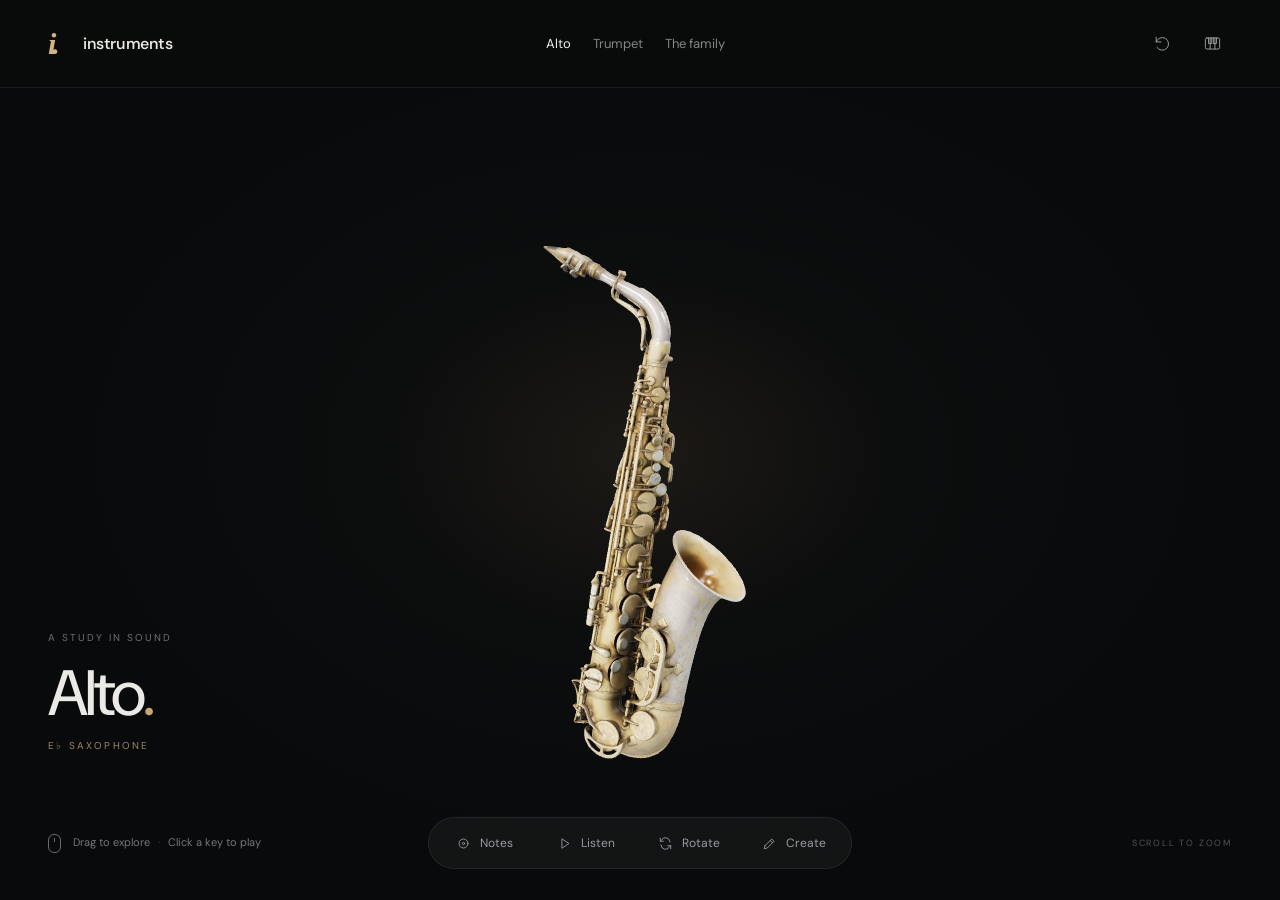
<file: index.html>
<!doctype html>
<html lang="en"><head><meta charset="utf-8"><meta name="viewport" content="width=device-width,initial-scale=1"><meta name="theme-color" content="#090a0b"><meta name="description" content="Turn it. Touch it. Play it. Explore the saxophone in an interactive 3D sound studio."><title>Alto — Instrument Studio</title><link rel="icon" href="favicon.svg"><link rel="stylesheet" href="dark.css"><link rel="stylesheet" href="family.css"><link rel="stylesheet" href="listen.css"><link rel="stylesheet" href="composer.css"><script type="importmap">{"imports":{"three":"./vendor/three.module.js","three/addons/":"./vendor/"}}</script></head>
<body class="studio-page">
<header class="topbar"><a class="wordmark" href="index.html" aria-label="Instrument Studio home"><span>i.</span> instruments</a><nav aria-label="Main navigation"><a href="index.html" aria-current="page">Alto</a><a href="trumpet.html">Trumpet</a><a href="about.html">The family</a></nav><div class="toolbar"><button id="reset-view" class="icon-button" title="Reset view" aria-label="Reset 3D view"><svg viewBox="0 0 24 24"><path d="M4 10a8 8 0 1 1 1 7M4 4v6h6"/></svg></button><button id="keyboard-toggle" class="icon-button" title="Open keyboard" aria-label="Open piano keyboard" aria-expanded="false" aria-controls="keyboard-panel"><svg viewBox="0 0 24 24"><rect x="3" y="5" width="18" height="14" rx="2"/><path d="M9 5v14m6-14v14M7 5v7h4V5m2 0v7h4V5"/></svg></button></div></header>
<main id="stage" aria-label="Interactive saxophone studio"><div class="scene-glow" aria-hidden="true"></div><div class="backdrop-type" aria-hidden="true">SAXOPHONE</div><div id="viewport" tabindex="0" aria-label="3D saxophone. Drag to rotate, scroll to zoom. Click pearl keys to play. Arrow keys rotate; plus and minus zoom; Home resets."></div><div id="loading" role="status">Preparing your instrument<span></span></div><div id="viewer-error" hidden><p>Your browser couldn’t open the 3D viewer.</p><button id="fallback-keyboard">Play with the keyboard</button></div><div id="key-tooltip" hidden></div><div id="note-labels" aria-label="Playable instrument notes" hidden></div><div class="instrument-caption"><span id="instrument-index">A STUDY IN SOUND</span><h1 id="instrument-title">Alto<span>.</span></h1><p id="instrument-subtitle">E♭ SAXOPHONE</p></div><div id="note-indicator" aria-live="polite"><span id="note-label"></span><small id="note-concert"></small></div><div class="viewer-footer"><p class="gesture-hint"><span class="mouse-icon" aria-hidden="true"></span><span>Drag to explore <i>·</i> Click a key to play</span></p><div class="studio-controls" role="group" aria-label="Studio controls"><button id="notes-toggle" aria-pressed="false"><svg viewBox="0 0 20 20" aria-hidden="true"><circle cx="10" cy="10" r="6"/><circle cx="10" cy="10" r="1.5"/></svg><span>Notes</span></button><button id="listen-toggle" aria-pressed="false"><svg viewBox="0 0 20 20" aria-hidden="true"><path d="m7 4 9 6-9 6Z"/></svg><span>Listen</span></button><button id="rotate-toggle" aria-pressed="false"><svg viewBox="0 0 20 20" aria-hidden="true"><path d="M16 8A6 6 0 0 0 5 5L3 7m0-4v4h4M4 12a6 6 0 0 0 11 3l2-2m0 4v-4h-4"/></svg><span>Rotate</span></button><button id="compose-toggle" aria-expanded="false"><svg viewBox="0 0 20 20" aria-hidden="true"><path d="m4 13 9-9 3 3-9 9-4 1 1-4Zm7-7 3 3"/></svg><span>Create</span></button></div><span class="view-label">SCROLL TO ZOOM</span></div></main>
<section id="keyboard-panel" aria-label="Piano keyboard" hidden><div class="panel-heading"><div><h2>A little improvisation.</h2><p>Click a key, or play with A–K.</p></div><button id="close-keyboard" class="icon-button" aria-label="Close piano keyboard">×</button></div><div class="keyboard-controls"><div class="octave-control"><button id="octave-down" aria-label="Lower octave">−</button><span id="octave-label">Octave 4</span><button id="octave-up" aria-label="Higher octave">+</button></div><label class="volume-control">Volume <input id="volume" type="range" min="0" max="100" value="65"></label></div><div id="keyboard" role="group" aria-label="Play notes"></div><div class="keyboard-footer"><span>Written pitch</span><span>Headphones recommended</span></div></section>
<div id="audio-status" class="audio-status" role="status"></div><noscript><p class="no-script">Enable JavaScript to explore and play the saxophones. <a href="about.html">Meet the family</a>.</p></noscript><script type="module" src="alto-studio.js"></script>
</body></html>
</file>
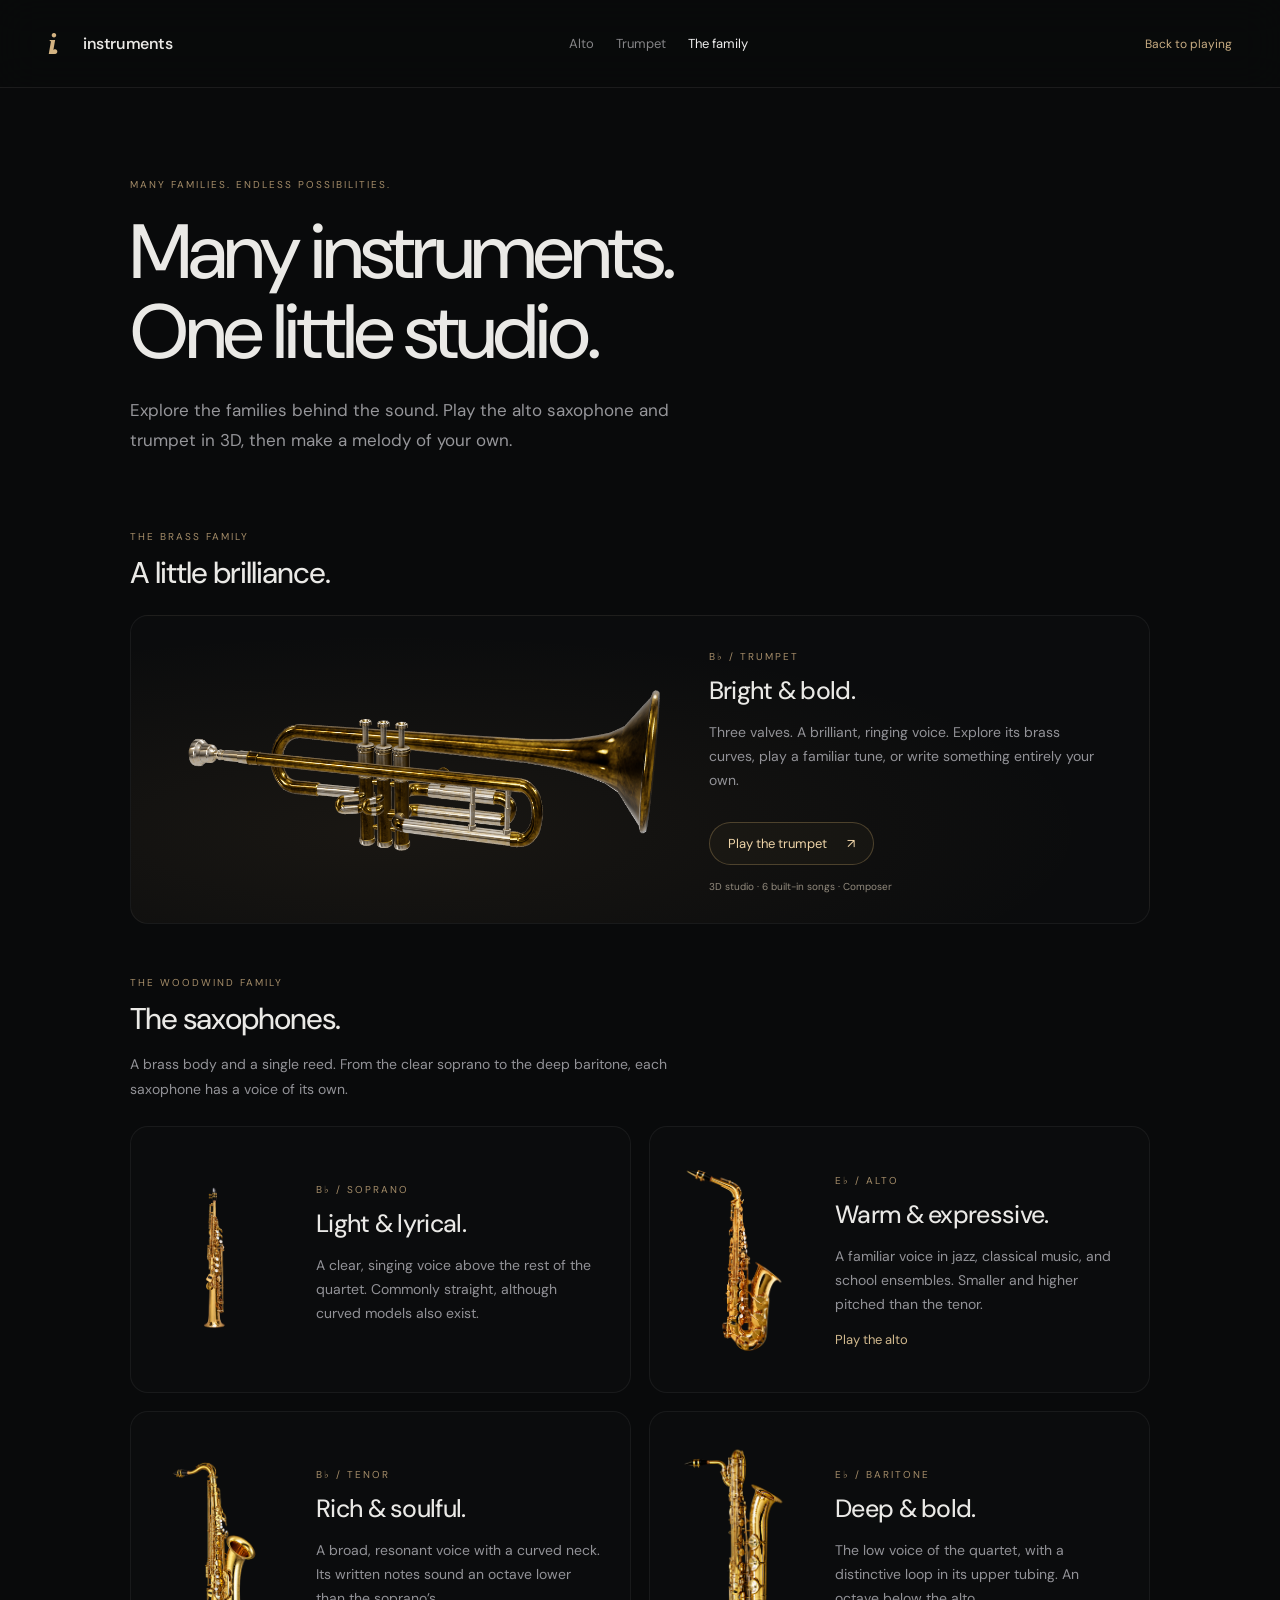
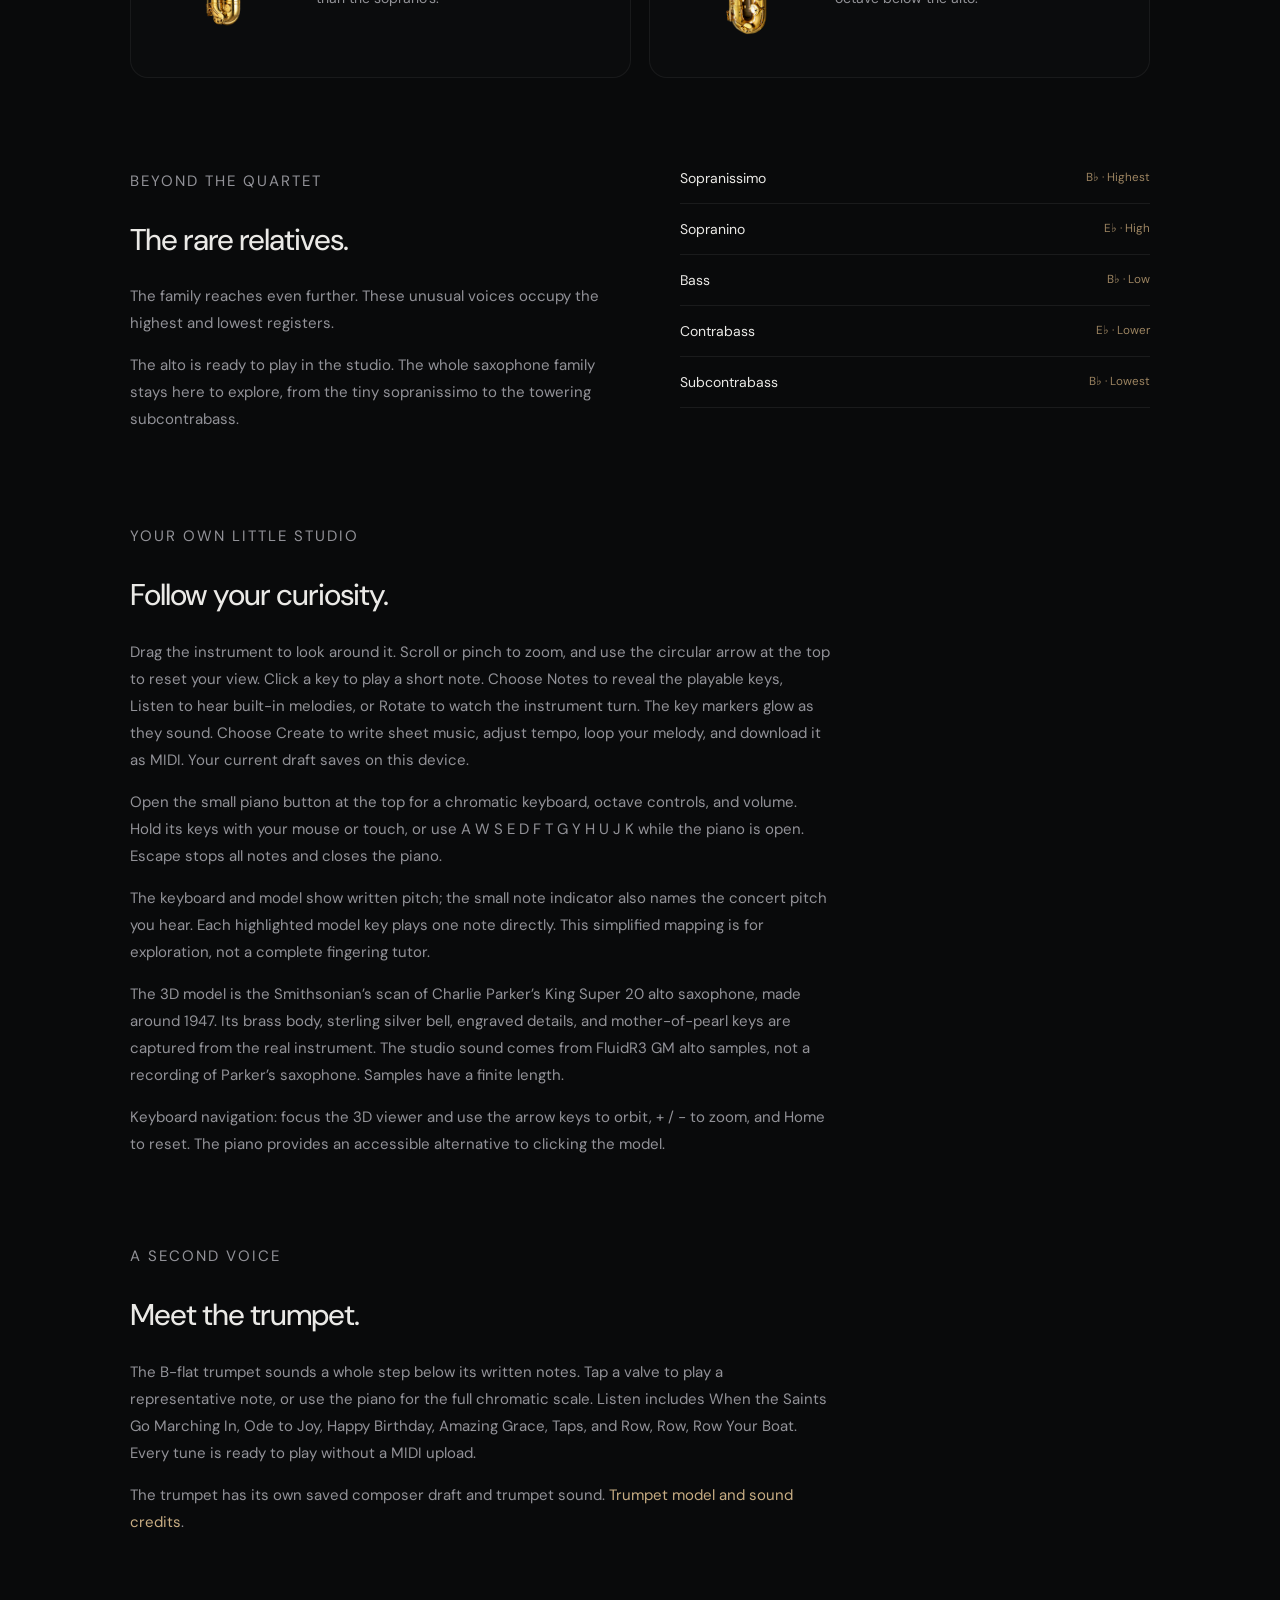
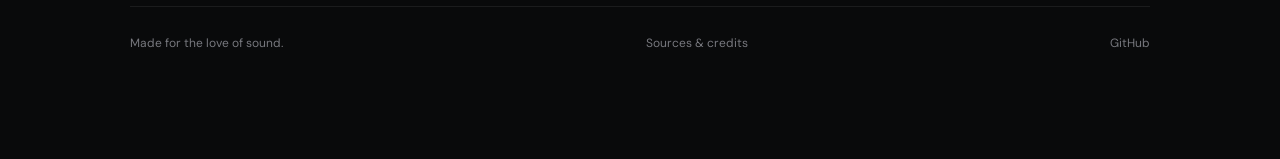
<file: about.html>
<!doctype html><html lang="en"><head><meta charset="utf-8"><meta name="viewport" content="width=device-width,initial-scale=1"><meta name="theme-color" content="#090a0b"><meta name="description" content="Explore the instrument families, play the alto saxophone and trumpet, and create your own music."><title>The family — Instrument Studio</title><link rel="icon" href="favicon.svg"><link rel="stylesheet" href="dark.css"><link rel="stylesheet" href="family.css"></head><body class="info-page"><header class="topbar"><a class="wordmark" href="index.html"><span>i.</span> instruments</a><nav aria-label="Main navigation"><a href="index.html">Alto</a><a href="trumpet.html">Trumpet</a><a href="about.html" aria-current="page">The family</a></nav><a href="index.html" class="back-to-studio">Back to playing</a></header><main class="info-main"><p class="eyebrow">MANY FAMILIES. ENDLESS POSSIBILITIES.</p><h1>Many instruments.<br>One little studio.</h1><p class="info-lead">Explore the families behind the sound. Play the alto saxophone and trumpet in 3D, then make a melody of your own.</p><section class="brass-family" aria-labelledby="brass-title"><div class="family-heading"><span class="eyebrow">THE BRASS FAMILY</span><h2 id="brass-title">A little brilliance.</h2></div><article class="info-card trumpet-family-card"><img src="assets/trumpet-card.png" alt="Detailed brass B-flat trumpet with silver valves and mouthpiece"><div><span class="eyebrow">B♭ / TRUMPET</span><h2>Bright & bold.</h2><p>Three valves. A brilliant, ringing voice. Explore its brass curves, play a familiar tune, or write something entirely your own.</p><a class="family-play" href="trumpet.html">Play the trumpet <span aria-hidden="true">↗</span></a><small>3D studio · 6 built-in songs · Composer</small></div></article></section><div class="family-heading"><span class="eyebrow">THE WOODWIND FAMILY</span><h2>The saxophones.</h2><p>A brass body and a single reed. From the clear soprano to the deep baritone, each saxophone has a voice of its own.</p></div><section class="info-grid" aria-label="The saxophone quartet"><article class="info-card"><img src="assets/soprano.png" alt="Soprano saxophone"><div><span class="eyebrow">B♭ / SOPRANO</span><h2>Light & lyrical.</h2><p>A clear, singing voice above the rest of the quartet. Commonly straight, although curved models also exist.</p></div></article><article class="info-card"><img src="assets/alto.png" alt="Alto saxophone"><div><span class="eyebrow">E♭ / ALTO</span><h2>Warm & expressive.</h2><p>A familiar voice in jazz, classical music, and school ensembles. Smaller and higher pitched than the tenor.</p><a href="index.html">Play the alto</a></div></article><article class="info-card"><img src="assets/tenor.png" alt="Tenor saxophone" loading="lazy"><div><span class="eyebrow">B♭ / TENOR</span><h2>Rich & soulful.</h2><p>A broad, resonant voice with a curved neck. Its written notes sound an octave lower than the soprano’s.</p></div></article><article class="info-card"><img src="assets/baritone.png" alt="Baritone saxophone" loading="lazy"><div><span class="eyebrow">E♭ / BARITONE</span><h2>Deep & bold.</h2><p>The low voice of the quartet, with a distinctive loop in its upper tubing. An octave below the alto.</p></div></article></section><section class="rare-section"><div><p class="eyebrow">BEYOND THE QUARTET</p><h2>The rare relatives.</h2><p>The family reaches even further. These unusual voices occupy the highest and lowest registers.</p><p>The alto is ready to play in the studio. The whole saxophone family stays here to explore, from the tiny sopranissimo to the towering subcontrabass.</p></div><div><div class="rare-row">Sopranissimo <small>B♭ · Highest</small></div><div class="rare-row">Sopranino <small>E♭ · High</small></div><div class="rare-row">Bass <small>B♭ · Low</small></div><div class="rare-row">Contrabass <small>E♭ · Lower</small></div><div class="rare-row">Subcontrabass <small>B♭ · Lowest</small></div></div></section><section id="alto" class="how-to"><p class="eyebrow">YOUR OWN LITTLE STUDIO</p><h2>Follow your curiosity.</h2><p>Drag the instrument to look around it. Scroll or pinch to zoom, and use the circular arrow at the top to reset your view. Click a key to play a short note. Choose Notes to reveal the playable keys, Listen to hear built-in melodies, or Rotate to watch the instrument turn. The key markers glow as they sound. Choose Create to write sheet music, adjust tempo, loop your melody, and download it as MIDI. Your current draft saves on this device.</p><p>Open the small piano button at the top for a chromatic keyboard, octave controls, and volume. Hold its keys with your mouse or touch, or use A W S E D F T G Y H U J K while the piano is open. Escape stops all notes and closes the piano.</p><p>The keyboard and model show written pitch; the small note indicator also names the concert pitch you hear. Each highlighted model key plays one note directly. This simplified mapping is for exploration, not a complete fingering tutor.</p><p>The 3D model is the Smithsonian’s scan of Charlie Parker’s King Super 20 alto saxophone, made around 1947. Its brass body, sterling silver bell, engraved details, and mother-of-pearl keys are captured from the real instrument. The studio sound comes from FluidR3 GM alto samples, not a recording of Parker’s saxophone. Samples have a finite length.</p><p>Keyboard navigation: focus the 3D viewer and use the arrow keys to orbit, + / − to zoom, and Home to reset. The piano provides an accessible alternative to clicking the model.</p></section><section class="how-to"><p class="eyebrow">A SECOND VOICE</p><h2>Meet the trumpet.</h2><p>The B-flat trumpet sounds a whole step below its written notes. Tap a valve to play a representative note, or use the piano for the full chromatic scale. Listen includes When the Saints Go Marching In, Ode to Joy, Happy Birthday, Amazing Grace, Taps, and Row, Row, Row Your Boat. Every tune is ready to play without a MIDI upload.</p><p>The trumpet has its own saved composer draft and trumpet sound. <a href="trumpet-credits.html">Trumpet model and sound credits</a>.</p></section><footer class="info-footer"><span>Made for the love of sound.</span><a href="credits.html">Sources & credits</a><a href="https://github.com/Lucidiscool/Instrument-Studio">GitHub</a></footer></main></body></html>
</file>
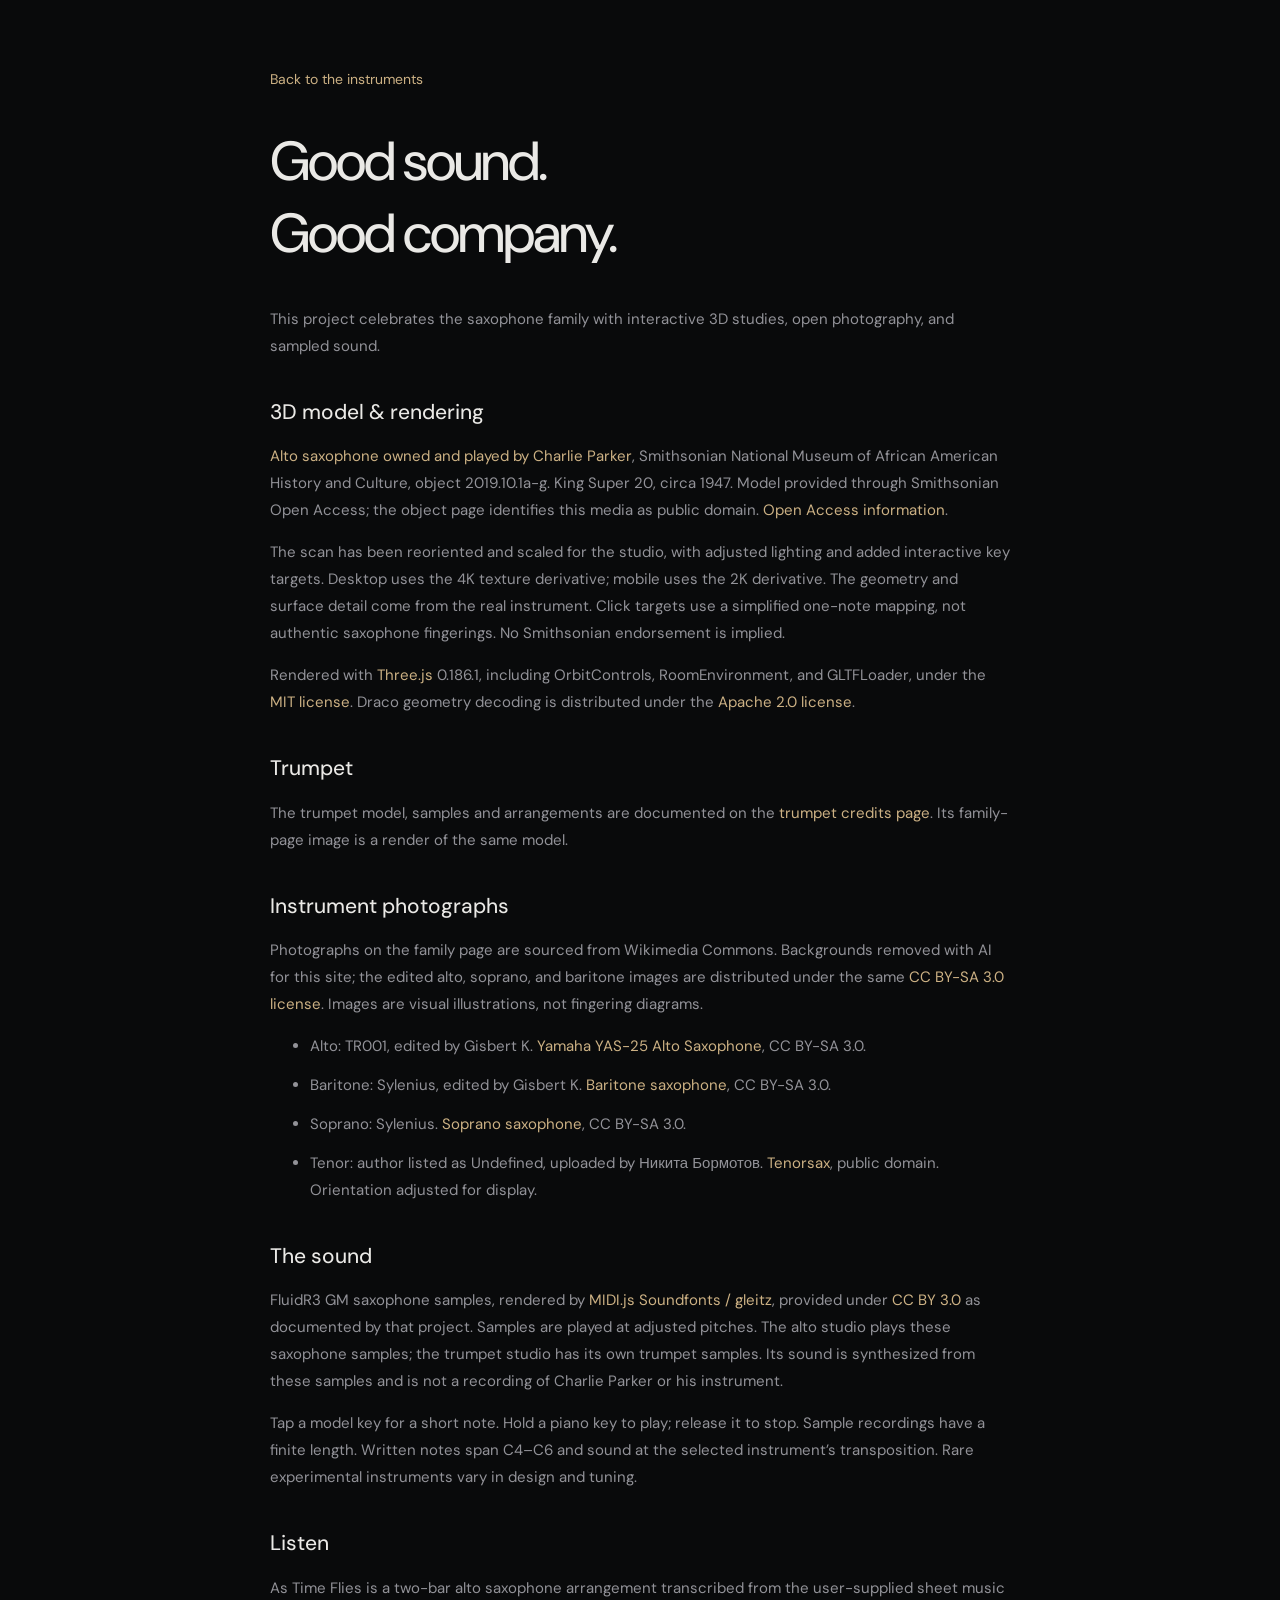
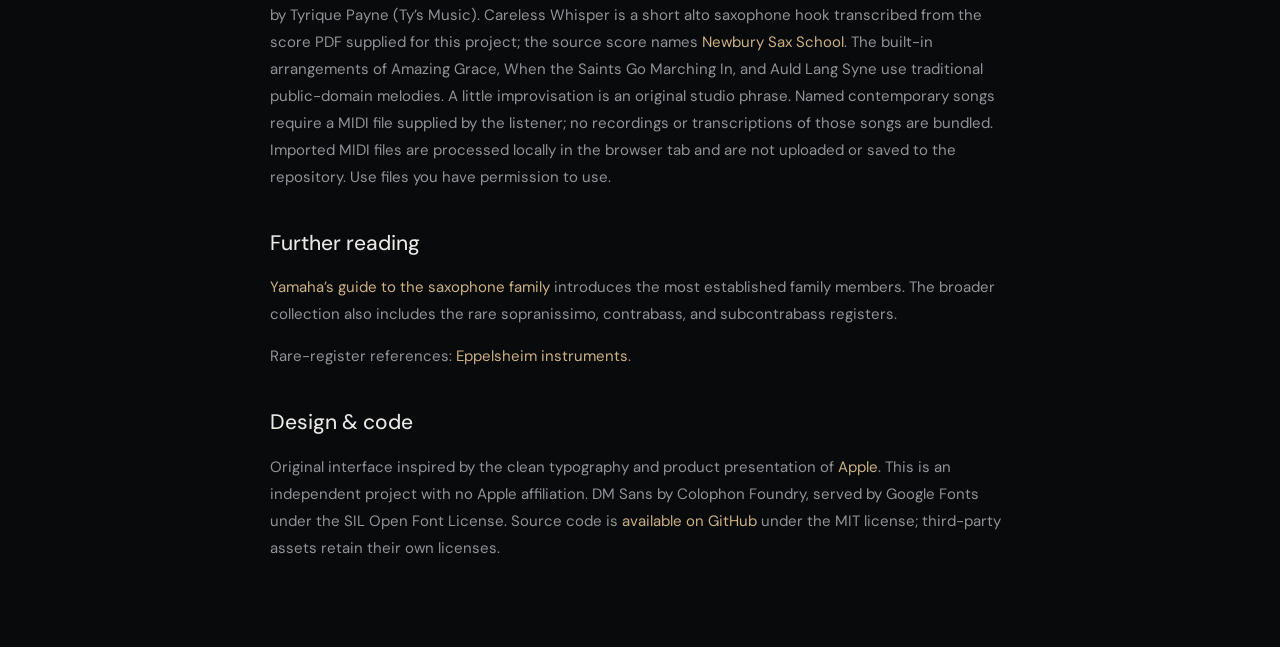
<file: credits.html>
<!doctype html><html lang="en"><head><meta charset="utf-8"><meta name="viewport" content="width=device-width,initial-scale=1"><title>Sources & credits — Instrument Studio</title><link rel="stylesheet" href="dark.css"><link rel="icon" href="favicon.svg"></head><body><main class="credits"><a href="index.html">Back to the instruments</a><h1>Good sound.<br>Good company.</h1><p>This project celebrates the saxophone family with interactive 3D studies, open photography, and sampled sound.</p><h2>3D model & rendering</h2><p><a href="https://3d.si.edu/object/3d/alto-saxophone-owned-and-played-charlie-parker%3Ac7c58ff8-fd1f-4cf6-9813-6bca3cd0b8b3">Alto saxophone owned and played by Charlie Parker</a>, Smithsonian National Museum of African American History and Culture, object 2019.10.1a-g. King Super 20, circa 1947. Model provided through Smithsonian Open Access; the object page identifies this media as public domain. <a href="https://www.si.edu/openaccess">Open Access information</a>.</p><p>The scan has been reoriented and scaled for the studio, with adjusted lighting and added interactive key targets. Desktop uses the 4K texture derivative; mobile uses the 2K derivative. The geometry and surface detail come from the real instrument. Click targets use a simplified one-note mapping, not authentic saxophone fingerings. No Smithsonian endorsement is implied.</p><p>Rendered with <a href="https://threejs.org/">Three.js</a> 0.186.1, including OrbitControls, RoomEnvironment, and GLTFLoader, under the <a href="vendor/LICENSE">MIT license</a>. Draco geometry decoding is distributed under the <a href="vendor/draco/LICENSE">Apache 2.0 license</a>.</p><h2>Trumpet</h2><p>The trumpet model, samples and arrangements are documented on the <a href="trumpet-credits.html">trumpet credits page</a>. Its family-page image is a render of the same model.</p><h2>Instrument photographs</h2><p>Photographs on the family page are sourced from Wikimedia Commons. Backgrounds removed with AI for this site; the edited alto, soprano, and baritone images are distributed under the same <a href="https://creativecommons.org/licenses/by-sa/3.0/">CC BY-SA 3.0 license</a>. Images are visual illustrations, not fingering diagrams.</p><ul><li>Alto: TR001, edited by Gisbert K. <a href="https://commons.wikimedia.org/wiki/File:Yamaha_YAS-25_Alto_Saxophone_20080502.jpg">Yamaha YAS-25 Alto Saxophone</a>, CC BY-SA 3.0.</li><li>Baritone: Sylenius, edited by Gisbert K. <a href="https://commons.wikimedia.org/wiki/File:Baritone_saxophone.jpg">Baritone saxophone</a>, CC BY-SA 3.0.</li><li>Soprano: Sylenius. <a href="https://commons.wikimedia.org/wiki/File:Soprano_saxophone.jpg">Soprano saxophone</a>, CC BY-SA 3.0.</li><li>Tenor: author listed as Undefined, uploaded by Никита Бормотов. <a href="https://commons.wikimedia.org/wiki/File:Tenorsax.jpg">Tenorsax</a>, public domain. Orientation adjusted for display.</li></ul><h2>The sound</h2><p>FluidR3 GM saxophone samples, rendered by <a href="https://github.com/gleitz/midi-js-soundfonts">MIDI.js Soundfonts / gleitz</a>, provided under <a href="https://creativecommons.org/licenses/by/3.0/us/">CC BY 3.0</a> as documented by that project. Samples are played at adjusted pitches. The alto studio plays these saxophone samples; the trumpet studio has its own trumpet samples. Its sound is synthesized from these samples and is not a recording of Charlie Parker or his instrument.</p><p>Tap a model key for a short note. Hold a piano key to play; release it to stop. Sample recordings have a finite length. Written notes span C4–C6 and sound at the selected instrument’s transposition. Rare experimental instruments vary in design and tuning.</p><h2>Listen</h2><p>As Time Flies is a two-bar alto saxophone arrangement transcribed from the user-supplied sheet music by Tyrique Payne (Ty’s Music). Careless Whisper is a short alto saxophone hook transcribed from the score PDF supplied for this project; the source score names <a href="https://www.newburysaxschool.co.uk/">Newbury Sax School</a>. The built-in arrangements of Amazing Grace, When the Saints Go Marching In, and Auld Lang Syne use traditional public-domain melodies. A little improvisation is an original studio phrase. Named contemporary songs require a MIDI file supplied by the listener; no recordings or transcriptions of those songs are bundled. Imported MIDI files are processed locally in the browser tab and are not uploaded or saved to the repository. Use files you have permission to use.</p><h2>Further reading</h2><p><a href="https://www.yamaha.com/en/musical_instrument_guide/saxophone/structure/structure002.html">Yamaha’s guide to the saxophone family</a> introduces the most established family members. The broader collection also includes the rare sopranissimo, contrabass, and subcontrabass registers.</p><p>Rare-register references: <a href="https://www.eppelsheim.com/en/instruments/">Eppelsheim instruments</a>.</p><h2>Design & code</h2><p>Original interface inspired by the clean typography and product presentation of <a href="https://www.apple.com/">Apple</a>. This is an independent project with no Apple affiliation. DM Sans by Colophon Foundry, served by Google Fonts under the SIL Open Font License. Source code is <a href="https://github.com/Lucidiscool/Instrument-Studio">available on GitHub</a> under the MIT license; third-party assets retain their own licenses.</p></main></body></html>
</file>
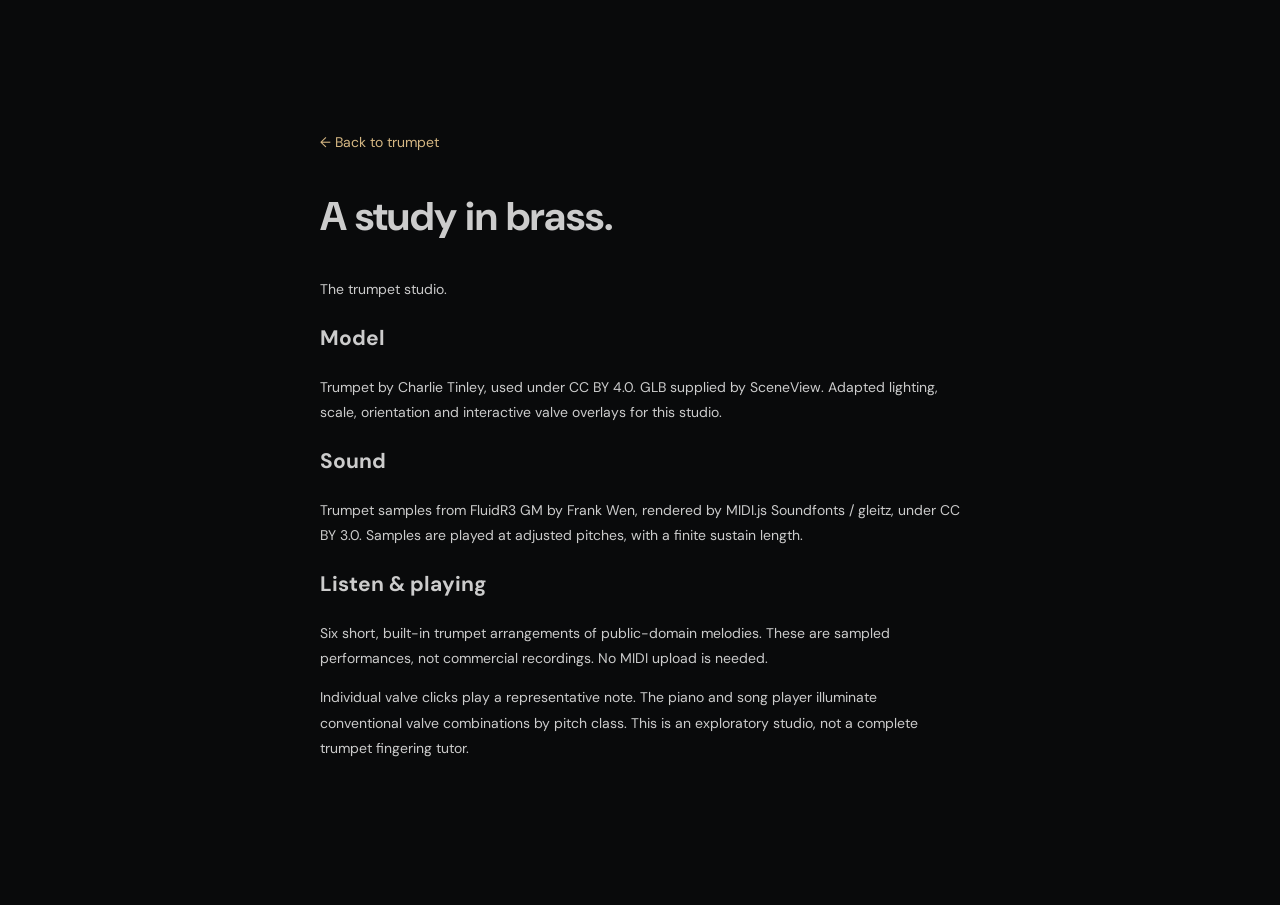
<file: trumpet-credits.html>
<!doctype html><html lang="en"><head><meta charset="utf-8"><meta name="viewport" content="width=device-width,initial-scale=1"><title>Trumpet credits</title><link rel="stylesheet" href="dark.css"></head><body style="overflow:auto"><main style="max-width:700px;margin:100px auto;padding:30px;color:#ccc;line-height:1.8">
<a href="trumpet.html" style="color:#d5b783">← Back to trumpet</a><h1 style="font-size:40px;margin:25px 0">A study in brass.</h1><p>The trumpet studio.</p>
<h2>Model</h2><p><a href="https://sketchfab.com/3d-models/trumpet-3f2d4f5b962340b2933012e1bc634d88">Trumpet by Charlie Tinley</a>, used under <a href="https://creativecommons.org/licenses/by/4.0/">CC BY 4.0</a>. GLB supplied by <a href="https://sceneview.github.io/credits.html">SceneView</a>. Adapted lighting, scale, orientation and interactive valve overlays for this studio.</p>
<h2>Sound</h2><p>Trumpet samples from FluidR3 GM by Frank Wen, rendered by <a href="https://github.com/gleitz/midi-js-soundfonts">MIDI.js Soundfonts / gleitz</a>, under <a href="https://creativecommons.org/licenses/by/3.0/us/">CC BY 3.0</a>. Samples are played at adjusted pitches, with a finite sustain length.</p>
<h2>Listen & playing</h2><p>Six short, built-in trumpet arrangements of public-domain melodies. These are sampled performances, not commercial recordings. No MIDI upload is needed.</p><p>Individual valve clicks play a representative note. The piano and song player illuminate conventional valve combinations by pitch class. This is an exploratory studio, not a complete trumpet fingering tutor.</p>
</main></body></html>
</file>
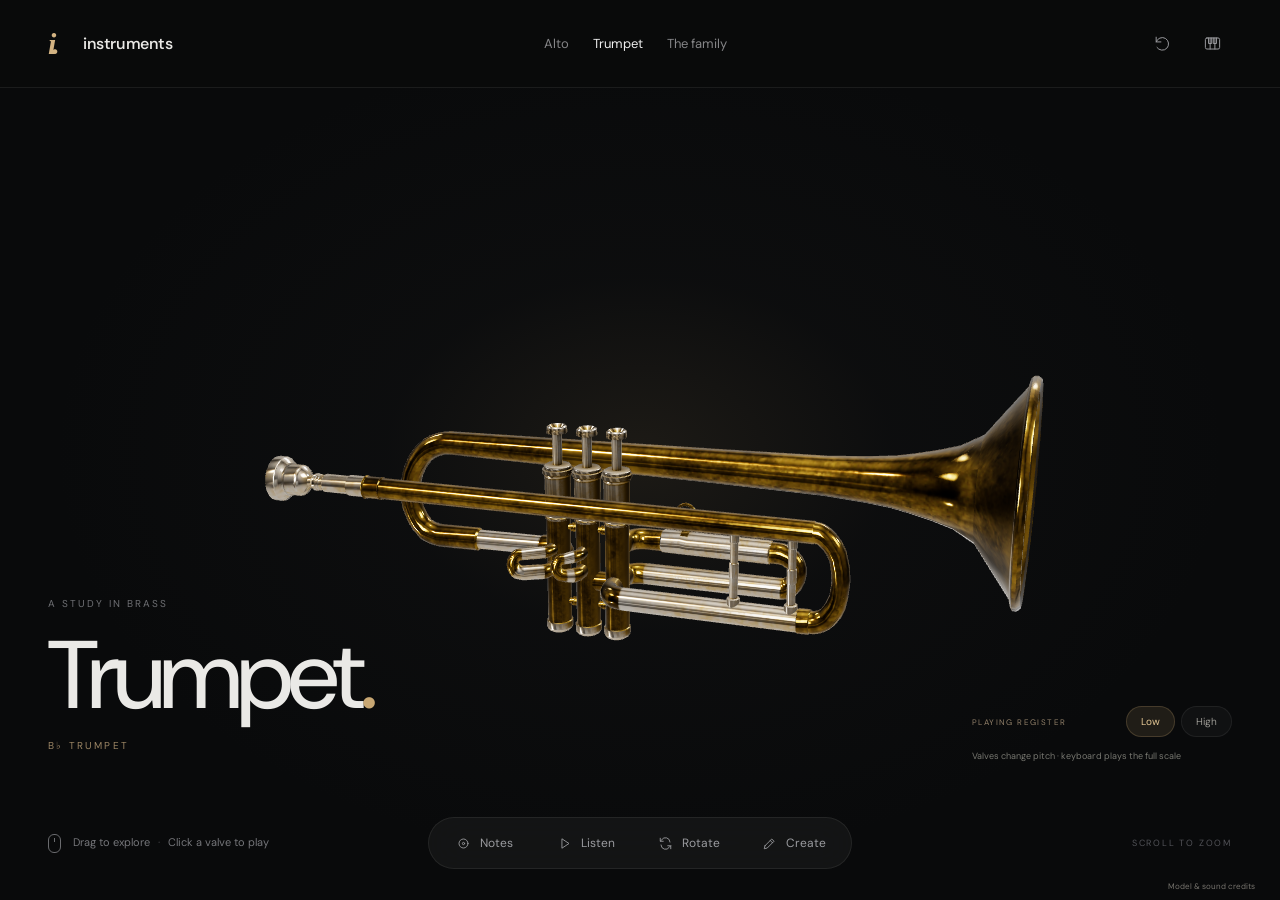
<file: trumpet.html>
<!doctype html>
<html lang="en"><head><meta charset="utf-8"><meta name="viewport" content="width=device-width,initial-scale=1"><meta name="theme-color" content="#090a0b"><meta name="description" content="Turn it. Touch it. Play it. Explore a playable 3D trumpet with familiar tunes and your own sheet music."><title>Trumpet — Instrument Studio</title><link rel="icon" href="favicon.svg"><link rel="stylesheet" href="dark.css"><link rel="stylesheet" href="family.css"><link rel="stylesheet" href="listen.css"><link rel="stylesheet" href="composer.css"><link rel="stylesheet" href="trumpet.css"><script type="importmap">{"imports":{"three":"./vendor/three.module.js","three/addons/":"./vendor/"}}</script></head>
<body class="studio-page">
<header class="topbar"><a class="wordmark" href="index.html" aria-label="Instrument Studio home"><span>i.</span> instruments</a><nav aria-label="Main navigation"><a href="index.html">Alto</a><a href="trumpet.html" aria-current="page">Trumpet</a><a href="about.html">The family</a></nav><div class="toolbar"><button id="reset-view" class="icon-button" title="Reset view" aria-label="Reset 3D view"><svg viewBox="0 0 24 24"><path d="M4 10a8 8 0 1 1 1 7M4 4v6h6"/></svg></button><button id="keyboard-toggle" class="icon-button" title="Open keyboard" aria-label="Open piano keyboard" aria-expanded="false" aria-controls="keyboard-panel"><svg viewBox="0 0 24 24"><rect x="3" y="5" width="18" height="14" rx="2"/><path d="M9 5v14m6-14v14M7 5v7h4V5m2 0v7h4V5"/></svg></button></div></header>
<main id="stage" aria-label="Interactive trumpet studio"><div class="scene-glow" aria-hidden="true"></div><div class="backdrop-type" aria-hidden="true">TRUMPET</div><div id="viewport" tabindex="0" aria-label="3D trumpet. Drag to rotate, scroll to zoom. Click valves to play. Arrow keys rotate; plus and minus zoom; Home resets."></div><div id="loading" role="status">Preparing your instrument<span></span></div><div id="viewer-error" hidden><p>Your browser couldn’t open the 3D viewer.</p><button id="fallback-keyboard">Play with the keyboard</button></div><div id="key-tooltip" hidden></div><div id="note-labels" aria-label="Playable instrument notes" hidden></div><div class="instrument-caption"><span id="instrument-index">A STUDY IN BRASS</span><h1 id="instrument-title">Trumpet<span>.</span></h1><p id="instrument-subtitle">B♭ TRUMPET</p></div><div id="note-indicator" aria-live="polite"><span id="note-label"></span><small id="note-concert"></small></div><div class="viewer-footer"><p class="gesture-hint"><span class="mouse-icon" aria-hidden="true"></span><span>Drag to explore <i>·</i> Click a valve to play</span></p><div class="studio-controls" role="group" aria-label="Studio controls"><button id="notes-toggle" aria-pressed="false"><svg viewBox="0 0 20 20" aria-hidden="true"><circle cx="10" cy="10" r="6"/><circle cx="10" cy="10" r="1.5"/></svg><span>Notes</span></button><button id="listen-toggle" aria-pressed="false"><svg viewBox="0 0 20 20" aria-hidden="true"><path d="m7 4 9 6-9 6Z"/></svg><span>Listen</span></button><button id="rotate-toggle" aria-pressed="false"><svg viewBox="0 0 20 20" aria-hidden="true"><path d="M16 8A6 6 0 0 0 5 5L3 7m0-4v4h4M4 12a6 6 0 0 0 11 3l2-2m0 4v-4h-4"/></svg><span>Rotate</span></button><button id="compose-toggle" aria-expanded="false"><svg viewBox="0 0 20 20" aria-hidden="true"><path d="m4 13 9-9 3 3-9 9-4 1 1-4Zm7-7 3 3"/></svg><span>Create</span></button></div><span class="view-label">SCROLL TO ZOOM</span></div><div class="trumpet-register"><span>PLAYING REGISTER</span><button id="trumpet-low" aria-pressed="true">Low</button><button id="trumpet-high" aria-pressed="false">High</button><small>Valves change pitch · keyboard plays the full scale</small></div></main>
<section id="keyboard-panel" aria-label="Piano keyboard" hidden><div class="panel-heading"><div><h2>A little improvisation.</h2><p>Click a key, or play with A–K.</p></div><button id="close-keyboard" class="icon-button" aria-label="Close piano keyboard">×</button></div><div class="keyboard-controls"><div class="octave-control"><button id="octave-down" aria-label="Lower octave">−</button><span id="octave-label">Octave 4</span><button id="octave-up" aria-label="Higher octave">+</button></div><label class="volume-control">Volume <input id="volume" type="range" min="0" max="100" value="65"></label></div><div id="keyboard" role="group" aria-label="Play notes"></div><div class="keyboard-footer"><span>Written pitch</span><span>Headphones recommended</span></div></section>
<div id="audio-status" class="audio-status" role="status"></div><noscript><p class="no-script">Enable JavaScript to explore and play the trumpet. <a href="about.html">Meet the family</a>.</p></noscript><script type="module" src="trumpet-studio.js"></script>
<a class="trumpet-credits" href="trumpet-credits.html">Model & sound credits</a></body></html>
</file>
<file: dark.css>
@import url('https://fonts.googleapis.com/css2?family=DM+Sans:wght@400;450;500;550;600;650;700&display=swap');
:root{color-scheme:dark;--bg:#090a0b;--text:#eae9e6;--muted:#818184;--gold:#c8a773;--border:#ffffff13}*{box-sizing:border-box}body{margin:0;background:var(--bg);color:var(--text);font:14px 'DM Sans',-apple-system,BlinkMacSystemFont,'Segoe UI',sans-serif}button,input,a{-webkit-tap-highlight-color:transparent}button,input{font:inherit}button,a{touch-action:manipulation}button{cursor:pointer;color:inherit}a{color:inherit;text-decoration:none}button:focus-visible,a:focus-visible,input:focus-visible,#viewport:focus-visible{outline:2px solid var(--gold);outline-offset:5px}button{border:0}button:disabled{opacity:.25;cursor:default}[hidden]{display:none!important}.studio-page{height:100svh;overflow:hidden}.topbar{height:88px;display:flex;align-items:center;justify-content:space-between;padding:0 48px;border-bottom:1px solid var(--border);position:relative;z-index:10;background:#090a0bb3}.wordmark{display:flex;align-items:center;gap:12px;font-weight:550;letter-spacing:-.4px;font-size:16px}.wordmark>span{font:italic 700 30px Georgia,serif;letter-spacing:-4px;color:#d3b382;width:23px}.topbar nav{display:flex;gap:33px;margin-left:-45px;font-size:13px;color:#858587}.topbar nav a{padding:12px 0}.topbar nav a[aria-current=page]{color:#eee}.topbar nav a:hover{color:var(--gold)}.toolbar{display:flex;gap:12px}.icon-button{height:38px;width:38px;border-radius:11px;display:grid;place-items:center;background:transparent;color:#99999d;border:1px solid transparent;font-size:25px}.icon-button:hover,.icon-button[aria-expanded=true]{border-color:#ffffff23;background:#ffffff08;color:#e2c28f}.icon-button svg{width:19px;height:19px;fill:none;stroke:currentColor;stroke-width:1.25;stroke-linecap:round;stroke-linejoin:round}#stage{position:relative;height:calc(100svh - 88px);overflow:hidden}.scene-glow{position:absolute;inset:0;background:radial-gradient(ellipse at 50% 45%,#a78c6120 0%,#39363413 28%,transparent 65%);pointer-events:none}.backdrop-type{position:absolute;width:100%;text-align:center;top:37%;font-size:clamp(80px,14.2vw,225px);font-weight:650;letter-spacing:-.065em;color:#ffffff03;pointer-events:none;user-select:none;line-height:1}#viewport{position:absolute;inset:0;touch-action:none;outline-offset:-8px!important}#viewport canvas{display:block;width:100%;height:100%;touch-action:none;cursor:grab}#viewport canvas.dragging{cursor:grabbing}#viewport canvas.over-key{cursor:pointer}#loading{position:absolute;top:48%;width:100%;text-align:center;color:#999;font-size:13px;pointer-events:none}#loading span{display:block;width:80px;height:1px;background:#b6a181;margin:20px auto;animation:loading 1s alternate infinite}@keyframes loading{to{transform:scaleX(.25);opacity:.3}}.instrument-caption{position:absolute;left:48px;bottom:148px;pointer-events:none}.instrument-caption>span{font-size:10px;letter-spacing:2px;color:#6f7074}.instrument-caption h1{font-size:clamp(45px,5vw,72px);line-height:1.05;font-weight:450;letter-spacing:-3px;margin:15px 0 12px}.instrument-caption h1>span{color:var(--gold)}.instrument-caption p{font-size:10px;letter-spacing:2.2px;color:#9c8665;margin:0}.viewer-footer{position:absolute;bottom:36px;left:48px;right:48px;display:flex;align-items:center;justify-content:space-between;pointer-events:none}.viewer-footer>*{pointer-events:auto}.gesture-hint{font-size:11px;color:#75767a;display:flex;align-items:center;gap:12px;max-width:280px;line-height:1.7}.gesture-hint i{font-style:normal;margin:0 5px;color:#45464a}.mouse-icon{border:1px solid #6a6b6e;border-radius:6px;width:13px;height:19px;position:relative;flex-shrink:0}.mouse-icon:after{content:'';position:absolute;height:4px;width:1px;background:#6a6b6e;top:3px;left:5px}.instrument-picker{display:flex;gap:3px;background:#151617d9;border:1px solid #ffffff12;border-radius:30px;padding:5px;position:absolute;left:50%;transform:translateX(-50%);backdrop-filter:blur(18px)}.instrument-picker button{padding:12px 20px;border-radius:24px;background:transparent;color:#828387;font-size:12px;transition:color .2s,background .2s}.instrument-picker button:hover{color:#eee}.instrument-picker button[aria-pressed=true]{background:#303030;color:#f0e9dd}.instrument-picker #more-toggle{font-size:18px;padding:6px 16px}.view-label{font-size:9px;letter-spacing:1.8px;color:#525358}#more-menu{position:absolute;bottom:106px;left:calc(50% + 30px);width:230px;background:#1a1b1cf5;padding:9px;border:1px solid #ffffff16;border-radius:15px;box-shadow:0 20px 60px #0007;z-index:9;backdrop-filter:blur(24px)}#more-menu button{display:flex;align-items:center;justify-content:space-between;padding:12px 13px;background:transparent;width:100%;font-size:13px;border-radius:8px;color:#bdbdbf}#more-menu button:hover,#more-menu button[aria-pressed=true]{background:#ffffff09;color:#e4c391}#more-menu span{color:#7b7060;font-size:11px}#note-indicator{position:absolute;top:48px;right:50px;display:flex;align-items:baseline;gap:12px;opacity:0;transition:opacity .3s;pointer-events:none}#note-indicator.visible{opacity:1}#note-label{font-size:35px;letter-spacing:-1.3px;color:#ddc498}#note-concert{font-size:11px;color:#727378}#key-tooltip{position:absolute;pointer-events:none;background:#282624e8;border:1px solid #c8a77345;backdrop-filter:blur(8px);padding:8px 12px;border-radius:7px;font-size:12px;color:#eee2cc;transform:translate(16px,-40px);white-space:nowrap;z-index:3}#keyboard-panel{position:fixed;right:48px;top:103px;width:560px;background:#191a1bf5;border:1px solid #ffffff1c;padding:24px;border-radius:19px;box-shadow:0 24px 100px #0009;backdrop-filter:blur(24px);z-index:12;animation:appear .2s ease-out}@keyframes appear{from{opacity:0;transform:translateY(-7px)}to{opacity:1;transform:translateY(0)}}.panel-heading{display:flex;justify-content:space-between;align-items:start}.panel-heading h2{font-size:19px;font-weight:500;letter-spacing:-.5px;margin:0 0 6px}.panel-heading p{font-size:12px;color:#85858b;margin:0}.panel-heading .icon-button{margin:-9px -8px 0 0}.keyboard-controls{display:flex;align-items:center;justify-content:space-between;margin:22px 0 16px;font-size:12px;color:#a9a9ad}.octave-control{display:flex;gap:13px;align-items:center}.octave-control button{width:26px;height:26px;background:#ffffff08;border-radius:50%;font-size:18px;color:#aaa}.volume-control{display:flex;gap:12px;align-items:center;font-size:11px}.volume-control input{width:85px;accent-color:#c8a773;height:3px}#keyboard{display:flex;height:145px;gap:5px;position:relative;isolation:isolate}.piano-key{position:relative;flex:1;min-width:0;background:linear-gradient(#d9d8d5,#b9b8b6);border:1px solid #d5d3d0;border-radius:5px;box-shadow:0 3px 0 #818080;display:flex;flex-direction:column;justify-content:end;align-items:center;gap:8px;padding-bottom:13px;color:#444548;font-size:13px;user-select:none;touch-action:none}.piano-key small{font-size:10px;color:#767679}.piano-key.black{position:absolute;top:0;height:88px;width:7%;background:linear-gradient(#343537,#161719);color:#ddd;border-color:#0d0d0f;border-radius:0 0 4px 4px;z-index:2;box-shadow:0 3px 3px #0007;font-size:10px}.piano-key.black small{font-size:9px;color:#8a8a8e}.piano-key.active{background:linear-gradient(#e0c492,#b18b50);color:#332512;border-color:#c8a773;box-shadow:0 1px 0 #7e6746;transform:translateY(2px)}.piano-key.active small{color:#7c5a2c}.keyboard-footer{display:flex;justify-content:space-between;font-size:10px;color:#696b70;margin-top:17px}.audio-status{position:fixed;bottom:110px;left:50%;transform:translateX(-50%);z-index:15;background:#26211bf0;color:#e2c99e;padding:10px 16px;border:1px solid #6a5338;border-radius:9px;font-size:12px;max-width:85vw;text-align:center}.audio-status:empty{display:none}#viewer-error{position:absolute;top:35%;left:50%;transform:translateX(-50%);text-align:center}#viewer-error button{padding:12px 20px;background:#d8bc8d;color:#171717;border-radius:20px}.no-script{position:fixed;top:30%;left:20%;right:20%;text-align:center;background:#181818;padding:30px}.no-script a{color:var(--gold)}.info-page .topbar{position:sticky;top:0;backdrop-filter:blur(20px)}.info-page .topbar nav{margin:0}.info-main{max-width:1100px;margin:0 auto;padding:80px 40px}.eyebrow{font-size:10px;letter-spacing:2px;color:#a58d69;text-transform:uppercase}.info-main>h1{font-size:clamp(45px,6vw,78px);letter-spacing:-3px;font-weight:450;line-height:1.04;margin:22px 0}.info-lead{color:#96969a;font-size:17px;line-height:1.8;max-width:550px;margin-bottom:70px}.info-grid{display:grid;grid-template-columns:repeat(2,1fr);gap:18px}.info-card{border:1px solid #ffffff0e;background:#ffffff03;border-radius:18px;display:grid;grid-template-columns:130px 1fr;gap:25px;align-items:center;padding:30px}.info-card img{width:110px;height:205px;object-fit:contain}.info-card h2{font-size:25px;font-weight:450;letter-spacing:-.7px;margin:10px 0}.info-card p{color:#929297;line-height:1.7;font-size:14px}.info-card a{color:#d1b98e;font-size:13px}.info-card a:hover{text-decoration:underline}.rare-section{margin:75px 0;display:grid;grid-template-columns:1fr 1fr;gap:80px}.rare-section h2,.how-to h2{font-size:30px;font-weight:450;letter-spacing:-1px}.rare-section p,.how-to p,.credits p,.credits li{font-size:15px;color:#929298;line-height:1.8}.rare-row{padding:16px 0;display:flex;justify-content:space-between;border-bottom:1px solid #ffffff12;gap:15px}.rare-row small{color:#9c8461}.how-to{max-width:700px;padding-bottom:55px}.info-footer{border-top:1px solid var(--border);padding:28px 0;display:flex;justify-content:space-between;color:#77787e;font-size:12px}.info-footer a:hover{color:#d3b382}.credits{max-width:800px;padding:70px 30px;margin:auto}.credits h1{font-size:55px;font-weight:450;letter-spacing:-2px}.credits h2{font-weight:450;margin-top:38px}.credits a{color:#ccb184}.credits li{margin-bottom:12px}
@media(min-width:1600px){.instrument-caption{bottom:180px}.viewer-footer{bottom:45px}}
@media(max-width:1100px){.gesture-hint{max-width:160px;font-size:10px}.view-label{max-width:100px;text-align:right;line-height:1.8}.instrument-picker button{padding:12px 16px}.info-card{grid-template-columns:90px 1fr;padding:23px;gap:17px}.info-card img{width:85px;height:180px}}
@media(max-width:700px){.topbar{height:70px;padding:0 22px}.wordmark{font-size:14px;gap:9px}.wordmark>span{font-size:26px}.topbar nav{font-size:12px;gap:20px;margin-left:0}.topbar nav a:first-child{display:none}.toolbar{gap:3px}.icon-button{width:33px;height:35px}#stage{height:calc(100svh - 70px)}.backdrop-type{font-size:21vw;top:41%}.instrument-caption{left:24px;bottom:125px}.instrument-caption>span{font-size:8px;letter-spacing:1.3px}.instrument-caption h1{font-size:43px;letter-spacing:-2px;margin:10px 0 9px}.instrument-caption p{font-size:8px;letter-spacing:1.5px}.viewer-footer{left:18px;right:18px;bottom:26px;display:block}.instrument-picker{position:relative;left:auto;transform:none;justify-content:center;width:max-content;max-width:100%;margin:auto}.instrument-picker button{font-size:11px;padding:11px 16px}.instrument-picker #more-toggle{padding:6px 13px}.gesture-hint{position:absolute;bottom:64px;right:5px;text-align:right;max-width:112px;margin:0;gap:7px;font-size:9px}.gesture-hint i{display:none}.gesture-hint span:last-child{display:flex;flex-direction:column}.view-label{display:none}#more-menu{bottom:88px;left:auto;right:21px}#note-indicator{top:26px;right:25px;flex-direction:column;gap:3px}#note-label{font-size:28px}#note-concert{font-size:9px}#keyboard-panel{right:14px;left:14px;top:82px;width:auto;padding:20px}#keyboard{height:135px}.piano-key.black{height:80px}.panel-heading h2{font-size:18px}.panel-heading p{font-size:11px}.audio-status{bottom:100px}.info-main{padding:48px 22px}.info-lead{font-size:15px;margin-bottom:40px}.info-grid{grid-template-columns:1fr}.info-card{grid-template-columns:100px 1fr;padding:22px;gap:24px}.info-card img{width:95px;height:190px}.rare-section{grid-template-columns:1fr;gap:15px;margin:45px 0}.info-main>h1{font-size:49px}.info-footer{flex-wrap:wrap;gap:20px}.credits h1{font-size:42px}}
@media(max-width:370px){.topbar{padding:0 16px}.wordmark{font-size:12px}.topbar nav{font-size:11px}.instrument-picker button{padding:10px 12px}.instrument-caption h1{font-size:38px}.keyboard-controls{font-size:11px}.volume-control input{width:60px}.info-card{gap:15px}}
.backdrop-type{display:none}.info-card{background:#ffffff03}.back-to-studio{font-size:12px;color:#c8ad83}.gesture-hint span:last-child{line-height:1.8}
@media(max-width:700px){.gesture-hint{max-width:107px}.gesture-hint .mouse-icon{display:none}.info-page .wordmark{font-size:13px}.info-page .topbar nav{display:none}}
.studio-controls{display:flex;gap:2px;background:#151617e8;border:1px solid #ffffff12;border-radius:30px;padding:5px;position:absolute;left:50%;transform:translateX(-50%);backdrop-filter:blur(18px)}.studio-controls button{display:flex;align-items:center;gap:9px;padding:12px 20px;min-width:100px;justify-content:center;border-radius:24px;background:transparent;color:#9a9b9f;font-size:12px;transition:.2s}.studio-controls button:hover{color:#f0e9dd}.studio-controls button[aria-pressed=true]{background:#303030;color:#e3c794}.studio-controls svg{width:15px;height:15px;fill:none;stroke:currentColor;stroke-width:1.2;stroke-linecap:round;stroke-linejoin:round}#note-labels{position:absolute;inset:0;pointer-events:none}.model-note{position:absolute;transform:translateY(-50%);pointer-events:auto;background:#1d1c19ec;border:1px solid #ad906650;border-radius:6px;color:#e9cea4;font-size:10px;min-width:31px;padding:6px 7px;box-shadow:0 3px 14px #0004;touch-action:none}.model-note:before{content:'';position:absolute;right:100%;width:38px;top:50%;height:1px;background:#b9955866;pointer-events:none}.model-note.label-left:before{right:auto;left:100%;width:29px}.model-note.active{background:#cbb080;color:#151310}.model-note:hover{border-color:#dbb780;background:#3e3323}.instrument-caption h1{font-size:clamp(50px,5vw,72px)}
@media(max-width:700px){.studio-controls{position:relative;left:auto;transform:none;margin:auto;width:max-content}.studio-controls button{padding:12px 18px;min-width:91px;font-size:11px}.studio-controls svg{width:13px;height:13px}.gesture-hint{max-width:128px}.gesture-hint span:last-child{display:block}.gesture-hint i{display:inline;margin:0 3px}.model-note{font-size:9px;padding:6px;min-width:27px}.instrument-caption h1{font-size:43px}}
@media(max-width:700px){.notes-visible .instrument-caption>span{visibility:hidden}}
@media(prefers-reduced-motion:reduce){*,*::before,*::after{animation:none!important;transition:none!important}}
</file>
<file: family.css>
.topbar nav{gap:22px}.family-heading{margin:48px 0 23px}.family-heading h2{font-size:30px;font-weight:450;letter-spacing:-1px;margin:9px 0}.family-heading p{font-size:14px;line-height:1.8;color:#929297;max-width:590px}.trumpet-family-card{grid-template-columns:1.25fr 1fr;gap:38px;padding:30px 42px;background:radial-gradient(ellipse at 25% 70%,#ac824915,transparent 65%),#ffffff03}.trumpet-family-card img{width:100%;height:240px;object-fit:contain}.trumpet-family-card small{display:block;font-size:10px;color:#938b7e;margin-top:15px}.trumpet-family-card .family-play{display:inline-flex;gap:20px;align-items:center;margin-top:16px;padding:12px 18px;border:1px solid #b99a6055;border-radius:24px;color:#eed4a8;background:#c8a7730a}.how-to a{color:#c8ad83}
@media(max-width:700px){.topbar nav{gap:14px}.topbar nav a{font-size:11px}.wordmark{font-size:12px}.trumpet-family-card{grid-template-columns:1fr;gap:0;padding:22px}.trumpet-family-card img{width:100%;height:185px}.family-heading{margin-top:36px}.info-page .back-to-studio{display:none}}
</file>
<file: listen.css>
#listen-panel{position:fixed;z-index:11;bottom:108px;left:50%;transform:translateX(-50%);width:370px;max-height:calc(100svh - 210px);overflow:auto;padding:23px;background:#171819f5;border:1px solid #ffffff1c;border-radius:20px;box-shadow:0 24px 90px #000a;backdrop-filter:blur(26px)}.listen-eyebrow{display:block;font-size:9px;letter-spacing:1.8px;color:#a68f6a;margin-bottom:10px}#listen-panel h2{font-size:21px;letter-spacing:-.6px}#song-list{display:grid;gap:3px;margin:18px -8px 12px}.song-choice{display:flex;align-items:center;justify-content:space-between;text-align:left;width:100%;padding:11px 12px;background:transparent;border:1px solid transparent;border-radius:10px;color:#a4a4a8}.song-choice strong,.song-choice small{display:block}.song-choice strong{font-size:13px;font-weight:500;color:#d8d7d4}.song-choice small{font-size:10px;margin-top:4px;color:#797a7f;max-width:250px;overflow:hidden;text-overflow:ellipsis;white-space:nowrap}.song-choice em{font-size:9px;font-style:normal;letter-spacing:1px;color:#8c7b62}.song-choice[aria-pressed=true]{background:#c8a7730c;border-color:#c8a77335}.song-choice[aria-pressed=true] strong{color:#e1c594}.song-choice:hover{background:#ffffff07}#song-help{font-size:11px;color:#87888c;line-height:1.65;margin:12px 0 18px}.song-transport{display:flex;align-items:center;gap:9px}.song-transport button{height:36px;padding:0 18px;border-radius:20px;background:#cfb386;color:#191713;font-size:11px;font-weight:600}#song-stop{padding:0;width:36px;background:#ffffff08;color:#aaa}.song-time{display:flex;gap:8px;margin-left:auto;font-size:10px;color:#66676c;font-variant-numeric:tabular-nums}#song-elapsed{color:#c4b391}#song-progress{display:block;width:100%;height:3px;margin:16px 0;border:0;appearance:none;background:#ffffff10;border-radius:3px;overflow:hidden}#song-progress::-webkit-progress-bar{background:#ffffff10}#song-progress::-webkit-progress-value{background:#c8a773}#song-progress::-moz-progress-bar{background:#c8a773}.song-settings{display:flex;justify-content:space-between;align-items:center;gap:12px;font-size:10px;color:#8c8c92}.song-settings label{display:flex;align-items:center;gap:9px}.song-settings input{width:68px;accent-color:#c8a773;height:3px}.song-settings output{min-width:30px}#import-song{font-size:10px;color:#b8a17f;background:transparent;padding:8px 0}#midi-options{display:flex;gap:12px}#midi-options label{display:grid;gap:6px;min-width:0;flex:1;color:#8c8c92;font-size:10px}#midi-options select{min-width:0;width:100%;background:#232426;color:#d0cbc3;border:1px solid #ffffff16;border-radius:6px;padding:6px;font:10px inherit}.studio-controls #listen-toggle[aria-expanded=true],.studio-controls #listen-toggle.song-playing{background:#303030;color:#e3c794}@media(max-width:700px){#listen-panel{left:14px;right:14px;bottom:91px;transform:none;width:auto;max-height:calc(100svh - 175px);padding:19px}.song-choice{padding:10px 12px}}@media(max-height:650px){#listen-panel{bottom:88px;max-height:calc(100svh - 174px)}}
#listen-panel{left:auto;right:48px;transform:none}#browse-songs{display:none;background:transparent;color:#c8a773;font-size:10px;padding:8px 0}
@media(max-width:700px){#listen-panel{left:14px;right:14px}.listen-compact #song-list,.listen-compact #midi-options,.listen-compact #song-help,.listen-compact #import-song{display:none!important}.listen-compact .song-transport{margin-top:18px}.listen-compact #browse-songs{display:block}.listen-compact .listen-eyebrow{display:none}.listen-compact h2{font-size:17px!important;max-width:250px}}
</file>
<file: composer.css>
.studio-controls #compose-toggle[aria-expanded=true]{background:#303030;color:#e3c794}
.sheet-note{pointer-events:bounding-box}
#compose-panel{position:fixed;z-index:12;right:48px;bottom:108px;width:min(620px,calc(100vw - 36px));max-height:calc(100svh - 210px);overflow:auto;padding:23px;background:#171819f5;border:1px solid #ffffff1c;border-radius:20px;box-shadow:0 24px 90px #000a;backdrop-filter:blur(26px);color:#d8d7d4}
#compose-panel[hidden]{display:none}.compose-eyebrow{display:block;font-size:9px;letter-spacing:1.8px;color:#a68f6a;margin-bottom:8px}#compose-panel h2{font-size:21px;letter-spacing:-.6px;margin:0}.compose-title-label{display:flex;align-items:center;gap:12px;color:#85858a;font-size:10px;margin-top:16px}.compose-title-label input{flex:1;min-width:0;background:#ffffff08;border:1px solid #ffffff14;border-radius:8px;padding:9px 11px;color:#e1ddd5;font:inherit;font-size:12px;outline:none}.compose-title-label input:focus{border-color:#c8a77378}.compose-help{color:#85858a;font-size:11px;line-height:1.55;margin:12px 0}.compose-toolbar{display:flex;align-items:center;gap:8px;flex-wrap:wrap}.compose-options{display:flex;gap:3px;padding:3px;background:#ffffff08;border:1px solid #ffffff0c;border-radius:9px}.compose-options button,.compose-rest{background:transparent;color:#9b9ba0;border-radius:6px;padding:7px 9px;font-size:10px}.compose-options button[aria-pressed=true],.compose-rest[aria-pressed=true]{background:#c8a7731c;color:#e3c794}.compose-rest{border:1px solid #ffffff16}.staff-scroll{overflow-x:auto;overscroll-behavior-x:contain;margin:14px -8px 8px;padding:0 8px;scrollbar-color:#5a5145 transparent;scrollbar-width:thin}#compose-staff{display:block;min-width:100%;height:150px;cursor:crosshair;background:linear-gradient(180deg,#ffffff03,transparent);border-radius:8px}#compose-staff .staff-line{stroke:#9b9b9a;stroke-opacity:.5;stroke-width:1}#compose-staff .bar-line{stroke:#9b9b9a;stroke-opacity:.2;stroke-width:1}#compose-staff .clef{fill:#c8a773;font-size:57px;font-family:serif}#compose-staff .note-head{fill:#dfc18d;stroke:#dfc18d;stroke-width:1.5}#compose-staff .note-head.open{fill:#171819;stroke:#dfc18d;stroke-width:2.5}#compose-staff .note-stem,#compose-staff .note-flag{fill:none;stroke:#dfc18d;stroke-width:2}#compose-staff .accidental{fill:#dfc18d;font:18px serif}#compose-staff .note-name{fill:#85858a;font:9px sans-serif;text-anchor:middle}#compose-staff .rest-mark{fill:#dfc18d;font:24px serif;text-anchor:middle}.sheet-note{cursor:pointer;outline:none}.sheet-note:hover .note-head,.sheet-note.playing .note-head{fill:#fff0ca;stroke:#fff0ca;filter:drop-shadow(0 0 5px #c8a773)}.sheet-note.playing .note-stem,.sheet-note.playing .note-flag{stroke:#fff0ca}.sheet-note.playing .note-name{fill:#e3c794}.compose-transport{display:flex;align-items:center;gap:7px;flex-wrap:wrap;margin-top:7px}.compose-transport>button{height:34px;padding:0 12px;border:1px solid #ffffff12;border-radius:18px;background:#ffffff08;color:#aaa;font-size:10px}.compose-transport>button:disabled{opacity:.35}.compose-transport .compose-primary{background:#cfb386;color:#191713;font-weight:600;border:0;padding:0 18px}.compose-transport label{display:flex;align-items:center;gap:7px;margin-left:auto;color:#8c8c92;font-size:10px}.compose-transport input{width:78px;accent-color:#c8a773;height:3px}.compose-transport output{min-width:47px;color:#c4b391;font-variant-numeric:tabular-nums}#compose-status{font-size:10px;color:#85858a;margin:12px 0 0;min-height:1.5em}
#compose-panel{width:min(700px,calc(100vw - 36px))}#compose-title span{color:#c8a773}
.compose-title-row{display:flex;align-items:center;gap:14px;margin:19px 0 17px}.compose-title-row input{min-width:0;flex:1;padding:9px 0;background:transparent;border:0;border-bottom:1px solid #ffffff18;color:#eee8df;font:inherit;font-size:15px}.compose-title-row>span{font-size:9px;color:#9b9284;white-space:nowrap}
.compose-toolbar>button,.compose-edit button,.compose-bottom button{padding:8px 11px;background:#ffffff07;border:1px solid #ffffff13;border-radius:8px;color:#b6b2ab;font-size:11px}.compose-toolbar>button[aria-pressed=true],#compose-loop[aria-pressed=true]{background:#c8a77320;color:#e3c794;border-color:#c8a77355}.compose-sheet-heading{display:flex;justify-content:space-between;margin-top:21px;font-size:10px;color:#92908b}.compose-sheet-heading i{padding:0 6px;font-style:normal;color:#6c6458}
#compose-staff{min-width:0;max-width:none;height:218px;touch-action:pan-x pan-y}.staff-scroll{margin:5px -8px 12px;border-bottom:1px solid #ffffff09}#compose-staff .clef{font-family:'Segoe UI Symbol',serif;font-size:63px}#compose-staff .rest-mark{font-family:'Segoe UI Symbol',serif;font-size:30px}#compose-staff .bar-line{stroke-opacity:.5}#compose-staff .beat-line{stroke:#ffffff;stroke-opacity:.06;stroke-dasharray:2 5}#compose-staff .ledger{stroke:#9b9b9a;stroke-width:1}#compose-staff .beat-label{font:9px sans-serif;fill:#77766f;text-anchor:middle}#compose-staff .measure-label{font:10px sans-serif;fill:#b9a582}#compose-staff .note-hit{fill:transparent;stroke:transparent}.sheet-note.selected .note-hit,.sheet-note:focus-visible .note-hit{fill:#c8a77317;stroke:#c8a77377}#compose-staff .note-name{font-size:8px}#compose-staff .duration-mark{stroke:#c8a773;stroke-opacity:.22;stroke-width:3;stroke-linecap:round}#compose-staff .selected .duration-mark,#compose-staff .playing .duration-mark{stroke-opacity:.85}.playhead{stroke:#eed1a2;stroke-width:1.5;pointer-events:none}
.compose-edit{display:flex;align-items:center;gap:10px;flex-wrap:wrap;min-height:36px;font-size:10px;color:#9a9893}#compose-selection{color:#dbc398;margin-right:auto;font-size:11px}.compose-edit label{display:flex;gap:7px;align-items:center}.compose-edit select{background:#242424;color:#dfd9cd;border:1px solid #ffffff18;border-radius:7px;padding:7px;font:inherit}.compose-edit-selected{display:flex;gap:5px}.compose-edit-selected[hidden]{display:none}.compose-help{margin:9px 0 17px;font-size:10px}.compose-bottom{display:flex;justify-content:space-between;gap:10px;padding-top:13px;margin-top:14px;border-top:1px solid #ffffff0d}.compose-bottom>div{display:flex;gap:5px}.compose-bottom button{background:transparent;border-color:transparent;color:#a49c90}.compose-bottom #compose-export{color:#dec398;border-color:#c8a77330}#compose-panel button:disabled{opacity:.35;cursor:default}#compose-panel button:focus-visible,#compose-panel select:focus-visible,#compose-panel input:focus-visible{outline:2px solid #c8a773;outline-offset:3px}.compose-transport{gap:8px}.compose-transport input{width:90px}
@media(max-width:700px){#compose-panel{left:14px;right:14px;bottom:91px;width:auto;max-height:calc(100svh - 175px);padding:18px}.compose-transport label{margin-left:0;flex-wrap:wrap}.studio-controls button{min-width:68px!important;padding:11px 8px!important;gap:5px}.compose-title-row{align-items:flex-start;flex-direction:column;gap:5px}.compose-title-row input{width:100%}.compose-options button{padding:9px 8px}.compose-edit-selected{flex-wrap:wrap}.compose-edit button,.compose-bottom button{min-height:36px}#compose-selection{flex-basis:100%}.compose-transport label{margin-top:5px}.compose-sheet-heading{font-size:9px}}
</file>
<file: trumpet.css>
.instrument-caption h1{font-size:clamp(54px,7.5vw,104px);letter-spacing:-5px}.trumpet-register{position:absolute;z-index:4;right:48px;bottom:138px;display:flex;align-items:center;gap:6px;flex-wrap:wrap;max-width:260px}.trumpet-register>span{font-size:8px;letter-spacing:1.4px;color:#93816a;margin-right:auto}.trumpet-register button{background:#ffffff08;border:1px solid #ffffff10;border-radius:16px;color:#9c9a94;font-size:10px;padding:8px 14px}.trumpet-register button[aria-pressed=true]{background:#c8a77320;color:#e5c895;border-color:#c8a77338}.trumpet-register small{flex-basis:100%;font-size:9px;color:#777770;margin-top:7px}.trumpet-credits{position:fixed;z-index:4;bottom:9px;right:25px;font-size:8px;color:#77746e}.topbar nav{gap:24px}#note-labels .model-note{transform:translateX(-50%);white-space:nowrap}#note-labels .model-note:after{display:none}
@media(max-width:700px){.instrument-caption h1{font-size:52px;letter-spacing:-3px}.trumpet-register{right:20px;bottom:230px;max-width:170px}.trumpet-register>span{flex-basis:100%;font-size:7px;margin-bottom:4px}.trumpet-register small{display:none}.trumpet-credits{bottom:3px;right:18px;font-size:7px}.topbar nav{gap:10px}.topbar nav a{font-size:10px}.wordmark{font-size:12px}.backdrop-type{font-size:16vw}}

.trumpet-register[hidden]{display:none}#note-labels .model-note:before{display:none}#note-labels .model-note{font-size:9px;padding:8px}
</file>
